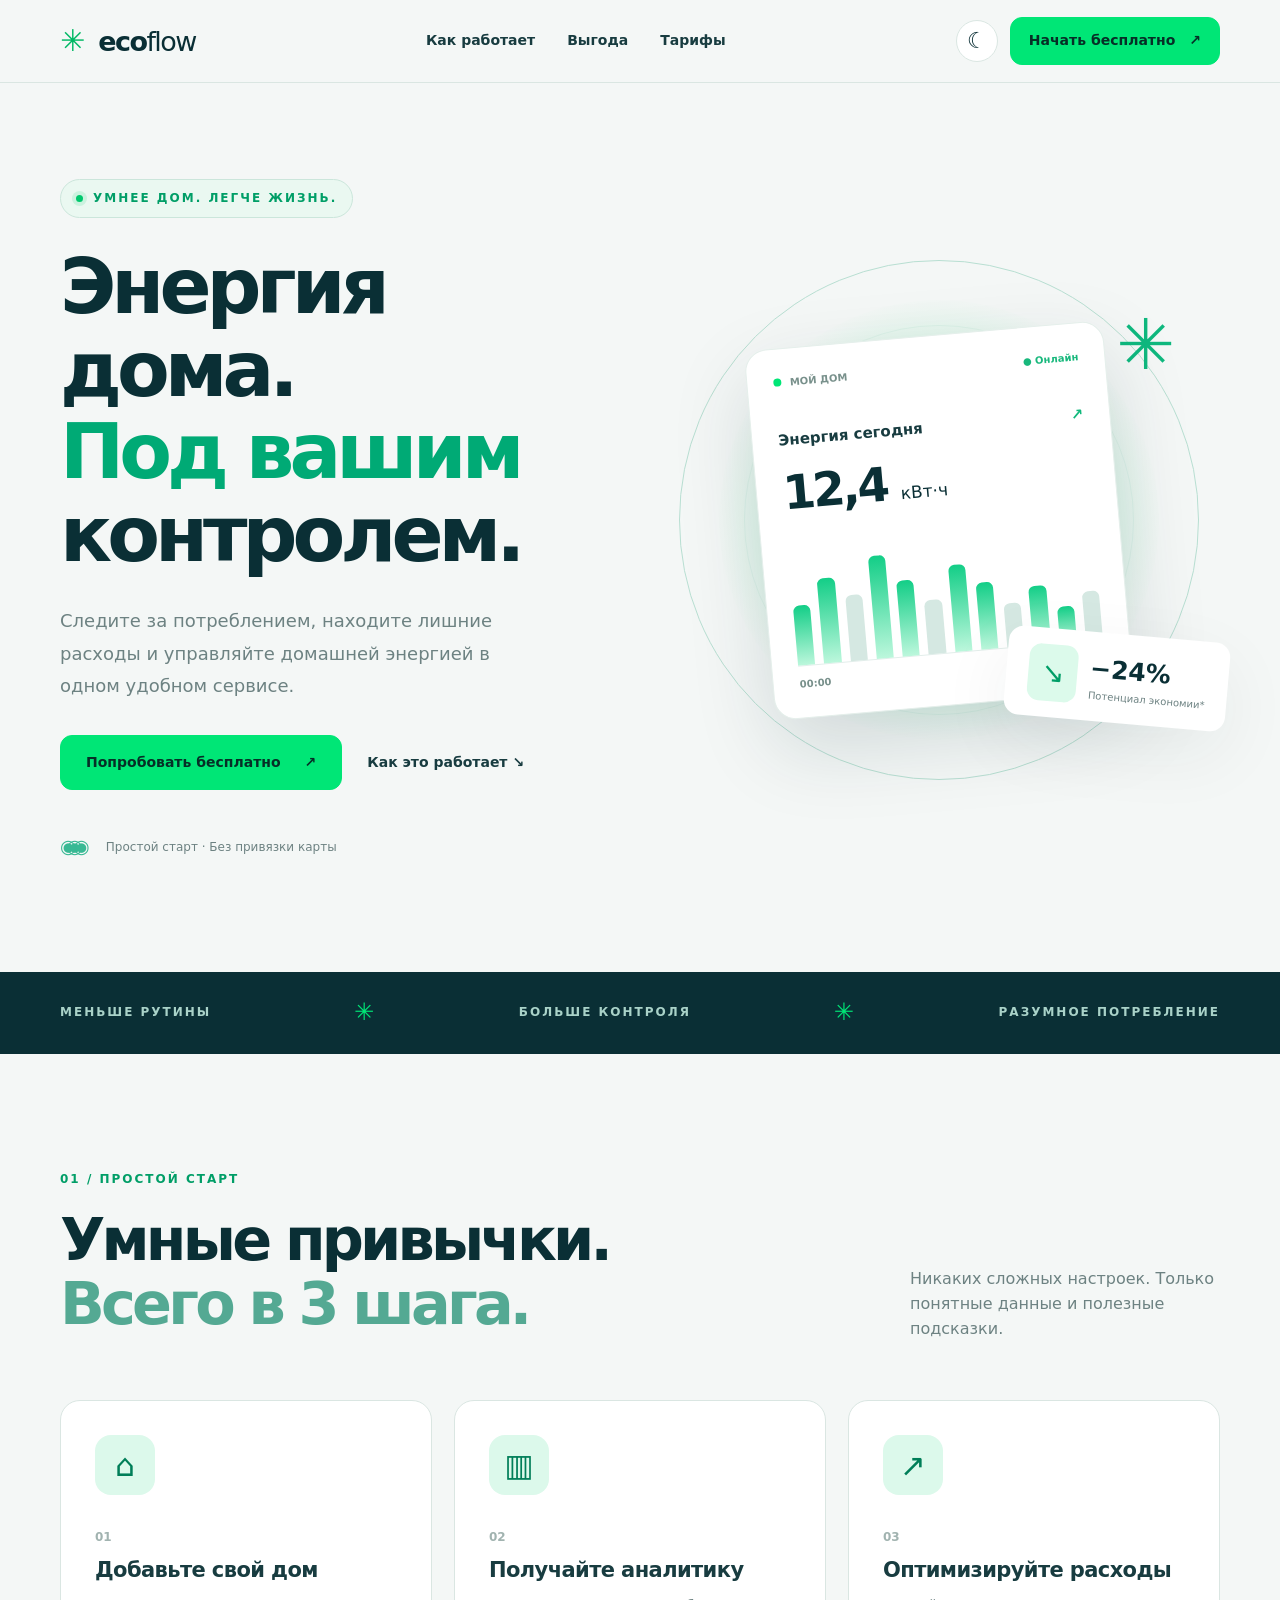
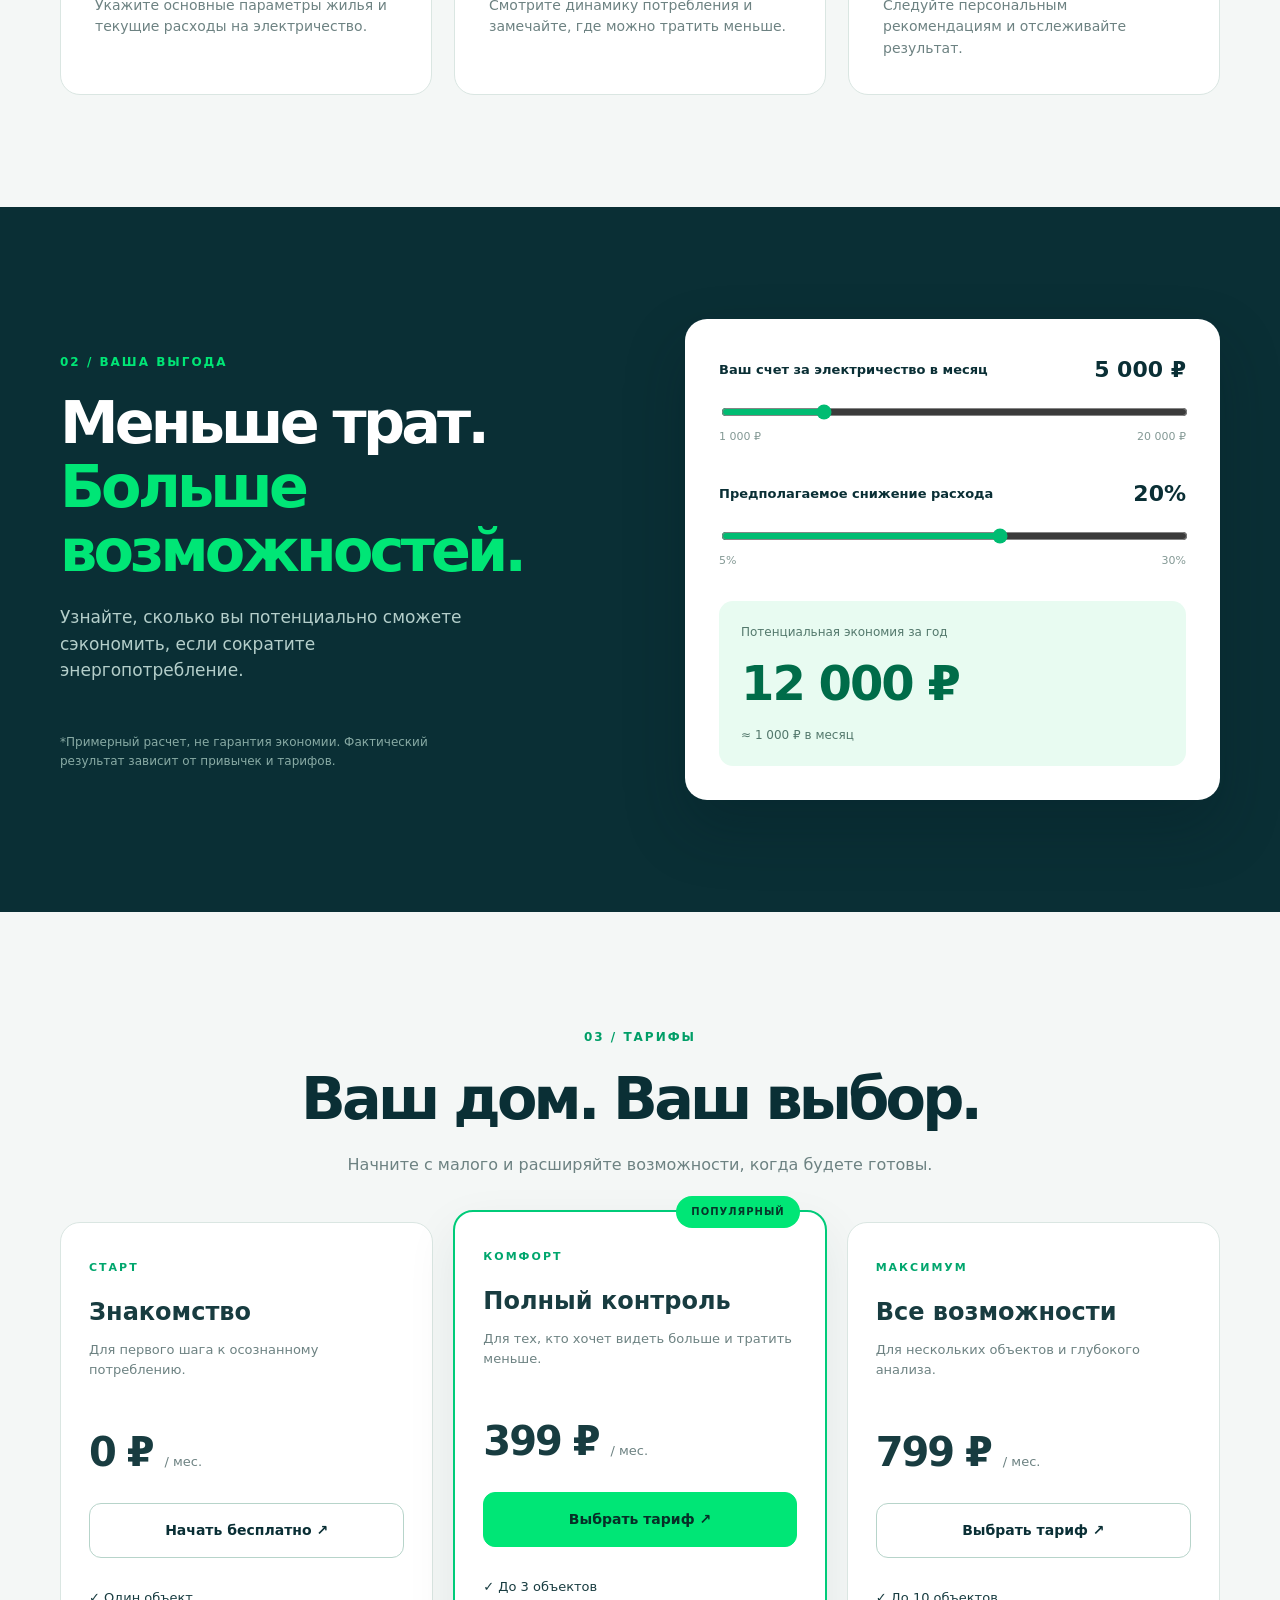
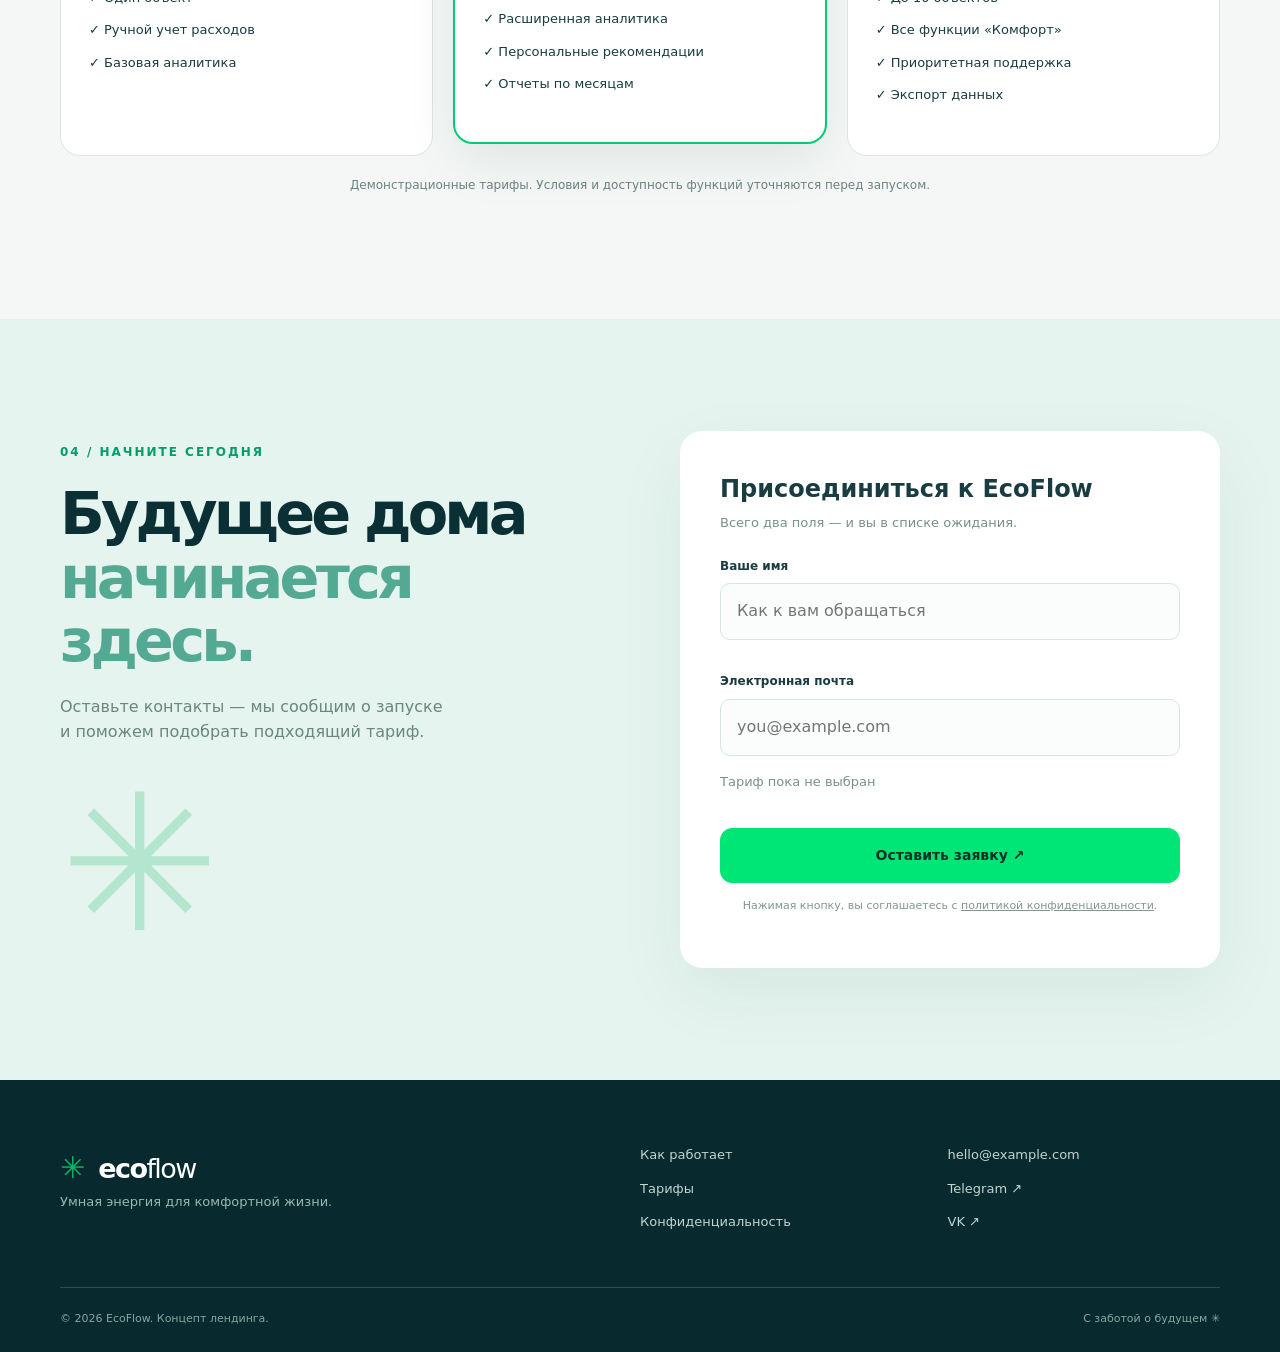
<file: index.html>
<!doctype html>
<html lang="ru">
  <head>
    <meta charset="UTF-8" />
    <meta name="viewport" content="width=device-width, initial-scale=1" />
    <meta
      name="description"
      content="EcoFlow — умное управление энергией дома. Контролируйте расход и планируйте экономию."
    />
    <title>EcoFlow — умный дом, разумная энергия</title>
    <link rel="stylesheet" href="styles.css" />
    <script src="script.js" defer></script>
  </head>
  <body>
    <header class="header" id="top">
      <div class="container nav">
        <a class="logo" href="#top" aria-label="EcoFlow — на главную"
          ><span class="logo-mark">✳</span> eco<span>flow</span></a
        >
        <button
          class="menu-toggle"
          type="button"
          aria-label="Открыть меню"
          aria-expanded="false"
          aria-controls="mobile-menu"
        >
          ☰
        </button>

        <nav class="menu" id="mobile-menu" aria-label="Основная навигация">
          <a href="#how">Как работает</a>
          <a href="#benefit">Выгода</a>
          <a href="#pricing">Тарифы</a>
        </nav>
        <div class="nav-actions">
          <button
            class="theme-toggle"
            type="button"
            aria-label="Переключить тему"
            aria-pressed="false"
          >
            ☾</button
          ><a class="btn btn-small" href="#contact" data-plan="Старт"
            >Начать бесплатно <span aria-hidden="true">↗</span></a
          >
        </div>
      </div>
    </header>
    <main>
      <section class="hero section">
        <div class="container hero-grid">
          <div class="hero-copy">
            <div class="eyebrow">
              <span class="pulse"></span> УМНЕЕ ДОМ. ЛЕГЧЕ ЖИЗНЬ.
            </div>
            <h1>Энергия дома.<br /><em>Под вашим</em><br />контролем.</h1>
            <p class="lead">
              Следите за потреблением, находите лишние расходы и управляйте
              домашней энергией в одном удобном сервисе.
            </p>
            <div class="hero-buttons">
              <a href="#contact" class="btn" data-plan="Старт"
                >Попробовать бесплатно <span aria-hidden="true">↗</span></a
              ><a href="#how" class="text-link"
                >Как это работает <span aria-hidden="true">↘</span></a
              >
            </div>
            <div class="hero-note">
              <span class="avatars" aria-hidden="true">◉ ◉ ◉</span
              ><span>Простой старт · Без привязки карты</span>
            </div>
          </div>
          <div
            class="hero-visual"
            aria-label="Иллюстрация панели управления энергией"
          >
            <div class="orbit orbit-one"></div>
            <div class="orbit orbit-two"></div>
            <div class="visual-glow"></div>
            <div class="dashboard">
              <div class="dash-head">
                <span><span class="dash-dot"></span> МОЙ ДОМ</span
                ><span>● Онлайн</span>
              </div>
              <div class="dash-title">Энергия сегодня <span>↗</span></div>
              <div class="dash-value">12,4 <small>кВт·ч</small></div>
              <div class="chart" aria-hidden="true">
                <span style="--h: 48%"></span><span style="--h: 68%"></span
                ><span style="--h: 53%"></span><span style="--h: 83%"></span
                ><span style="--h: 61%"></span><span style="--h: 43%"></span
                ><span style="--h: 70%"></span><span style="--h: 54%"></span
                ><span style="--h: 35%"></span><span style="--h: 47%"></span
                ><span style="--h: 29%"></span><span style="--h: 39%"></span>
              </div>
              <div class="dash-bottom">
                <span>00:00</span><span>Сейчас</span>
              </div>
            </div>
            <div class="floating-card">
              <div class="float-icon">↘</div>
              <div><strong>−24%</strong><small>Потенциал экономии*</small></div>
            </div>
            <div class="leaf-decoration" aria-hidden="true">✳</div>
          </div>
        </div>
      </section>
      <section class="trust-strip">
        <div class="container trust-inner">
          <span>МЕНЬШЕ РУТИНЫ</span><span>✳</span><span>БОЛЬШЕ КОНТРОЛЯ</span
          ><span>✳</span><span>РАЗУМНОЕ ПОТРЕБЛЕНИЕ</span>
        </div>
      </section>
      <section class="section how" id="how">
        <div class="container">
          <div class="section-heading">
            <div>
              <span class="kicker">01 / ПРОСТОЙ СТАРТ</span>
              <h2>Умные привычки.<br /><span>Всего в 3 шага.</span></h2>
            </div>
            <p>
              Никаких сложных настроек. Только понятные данные и полезные
              подсказки.
            </p>
          </div>
          <div class="steps">
            <article class="step">
              <div class="step-icon">⌂</div>
              <span class="step-number">01</span>
              <h3>Добавьте свой дом</h3>
              <p>
                Укажите основные параметры жилья и текущие расходы на
                электричество.
              </p>
            </article>
            <article class="step">
              <div class="step-icon">▥</div>
              <span class="step-number">02</span>
              <h3>Получайте аналитику</h3>
              <p>
                Смотрите динамику потребления и замечайте, где можно тратить
                меньше.
              </p>
            </article>
            <article class="step">
              <div class="step-icon">↗</div>
              <span class="step-number">03</span>
              <h3>Оптимизируйте расходы</h3>
              <p>
                Следуйте персональным рекомендациям и отслеживайте результат.
              </p>
            </article>
          </div>
        </div>
      </section>
      <section class="section calculator-section" id="benefit">
        <div class="container calculator-grid">
          <div>
            <span class="kicker kicker-light">02 / ВАША ВЫГОДА</span>
            <h2>Меньше трат.<br /><span>Больше возможностей.</span></h2>
            <p>
              Узнайте, сколько вы потенциально сможете сэкономить, если
              сократите энергопотребление.
            </p>
            <div class="calc-disclaimer">
              *Примерный расчет, не гарантия экономии. Фактический результат
              зависит от привычек и тарифов.
            </div>
          </div>
          <div class="calc-card">
            <div class="calc-top">
              <label for="bill">Ваш счет за электричество в месяц</label
              ><output id="bill-output" for="bill">5 000 ₽</output>
            </div>
            <input
              id="bill"
              type="range"
              min="1000"
              max="20000"
              step="500"
              value="5000"
            />
            <div class="range-labels">
              <span>1 000 ₽</span><span>20 000 ₽</span>
            </div>
            <div class="calc-top calc-second">
              <label for="saving">Предполагаемое снижение расхода</label
              ><output id="saving-output" for="saving">20%</output>
            </div>
            <input
              id="saving"
              type="range"
              min="5"
              max="30"
              step="5"
              value="20"
            />
            <div class="range-labels"><span>5%</span><span>30%</span></div>
            <div class="calc-result">
              <span>Потенциальная экономия за год</span
              ><strong id="yearly-saving" aria-live="polite">12 000 ₽</strong
              ><small>≈ <span id="monthly-saving">1 000 ₽</span> в месяц</small>
            </div>
          </div>
        </div>
      </section>
      <section class="section pricing" id="pricing">
        <div class="container">
          <div class="center-heading">
            <span class="kicker">03 / ТАРИФЫ</span>
            <h2>Ваш дом. Ваш выбор.</h2>
            <p>
              Начните с малого и расширяйте возможности, когда будете готовы.
            </p>
          </div>
          <div class="pricing-grid">
            <article class="price-card">
              <div class="plan-name">СТАРТ</div>
              <h3>Знакомство</h3>
              <p>Для первого шага к осознанному потреблению.</p>
              <div class="price">0 ₽ <small>/ мес.</small></div>
              <a href="#contact" class="btn btn-outline" data-plan="Старт"
                >Начать бесплатно ↗</a
              >
              <ul>
                <li>✓ Один объект</li>
                <li>✓ Ручной учет расходов</li>
                <li>✓ Базовая аналитика</li>
              </ul>
            </article>
            <article class="price-card featured">
              <div class="popular">ПОПУЛЯРНЫЙ</div>
              <div class="plan-name">КОМФОРТ</div>
              <h3>Полный контроль</h3>
              <p>Для тех, кто хочет видеть больше и тратить меньше.</p>
              <div class="price">399 ₽ <small>/ мес.</small></div>
              <a href="#contact" class="btn" data-plan="Комфорт"
                >Выбрать тариф ↗</a
              >
              <ul>
                <li>✓ До 3 объектов</li>
                <li>✓ Расширенная аналитика</li>
                <li>✓ Персональные рекомендации</li>
                <li>✓ Отчеты по месяцам</li>
              </ul>
            </article>
            <article class="price-card">
              <div class="plan-name">МАКСИМУМ</div>
              <h3>Все возможности</h3>
              <p>Для нескольких объектов и глубокого анализа.</p>
              <div class="price">799 ₽ <small>/ мес.</small></div>
              <a href="#contact" class="btn btn-outline" data-plan="Максимум"
                >Выбрать тариф ↗</a
              >
              <ul>
                <li>✓ До 10 объектов</li>
                <li>✓ Все функции «Комфорт»</li>
                <li>✓ Приоритетная поддержка</li>
                <li>✓ Экспорт данных</li>
              </ul>
            </article>
          </div>
          <p class="pricing-note">
            Демонстрационные тарифы. Условия и доступность функций уточняются
            перед запуском.
          </p>
        </div>
      </section>
      <section class="section contact-section" id="contact">
        <div class="container contact-grid">
          <div>
            <span class="kicker">04 / НАЧНИТЕ СЕГОДНЯ</span>
            <h2>Будущее дома<br /><span>начинается здесь.</span></h2>
            <p>
              Оставьте контакты — мы сообщим о запуске и поможем подобрать
              подходящий тариф.
            </p>
            <div class="contact-decoration" aria-hidden="true">✳</div>
          </div>
          <form id="lead-form" class="contact-form" novalidate>
            <h3>Присоединиться к EcoFlow</h3>
            <p>Всего два поля — и вы в списке ожидания.</p>
            <label for="name">Ваше имя</label
            ><input
              id="name"
              name="name"
              type="text"
              autocomplete="name"
              minlength="2"
              maxlength="80"
              placeholder="Как к вам обращаться"
              required
            /><span class="field-error" id="name-error"></span
            ><label for="email">Электронная почта</label
            ><input
              id="email"
              name="email"
              type="email"
              autocomplete="email"
              placeholder="you@example.com"
              required
            /><span class="field-error" id="email-error"></span
            ><input
              type="hidden"
              name="plan"
              id="selected-plan"
              value="Не выбран"
            />
            <p id="plan-display" aria-live="polite">Тариф пока не выбран</p>
            <button class="btn submit-btn" type="submit">
              Оставить заявку ↗
            </button>
            <p class="privacy-note">
              Нажимая кнопку, вы соглашаетесь с
              <a href="privacy.html">политикой конфиденциальности</a>.
            </p>
            <div id="form-status" role="status" aria-live="polite"></div>
          </form>
        </div>
      </section>
    </main>
    <footer class="footer">
      <div class="container footer-main">
        <div>
          <a class="logo" href="#top"
            ><span class="logo-mark">✳</span> eco<span>flow</span></a
          >
          <p>Умная энергия для комфортной жизни.</p>
        </div>
        <div class="footer-links">
          <a href="#how">Как работает</a><a href="#pricing">Тарифы</a
          ><a href="privacy.html">Конфиденциальность</a>
        </div>
        <div class="footer-links">
          <a href="mailto:hello@example.com">hello@example.com</a
          ><a href="https://t.me/" target="_blank" rel="noopener noreferrer"
            >Telegram ↗</a
          ><a href="https://vk.com/" target="_blank" rel="noopener noreferrer"
            >VK ↗</a
          >
        </div>
      </div>
      <div class="container footer-bottom">
        <span>© <span id="year"></span> EcoFlow. Концепт лендинга.</span
        ><span>С заботой о будущем ✳</span>
      </div>
    </footer>
  </body>
</html>
</file>
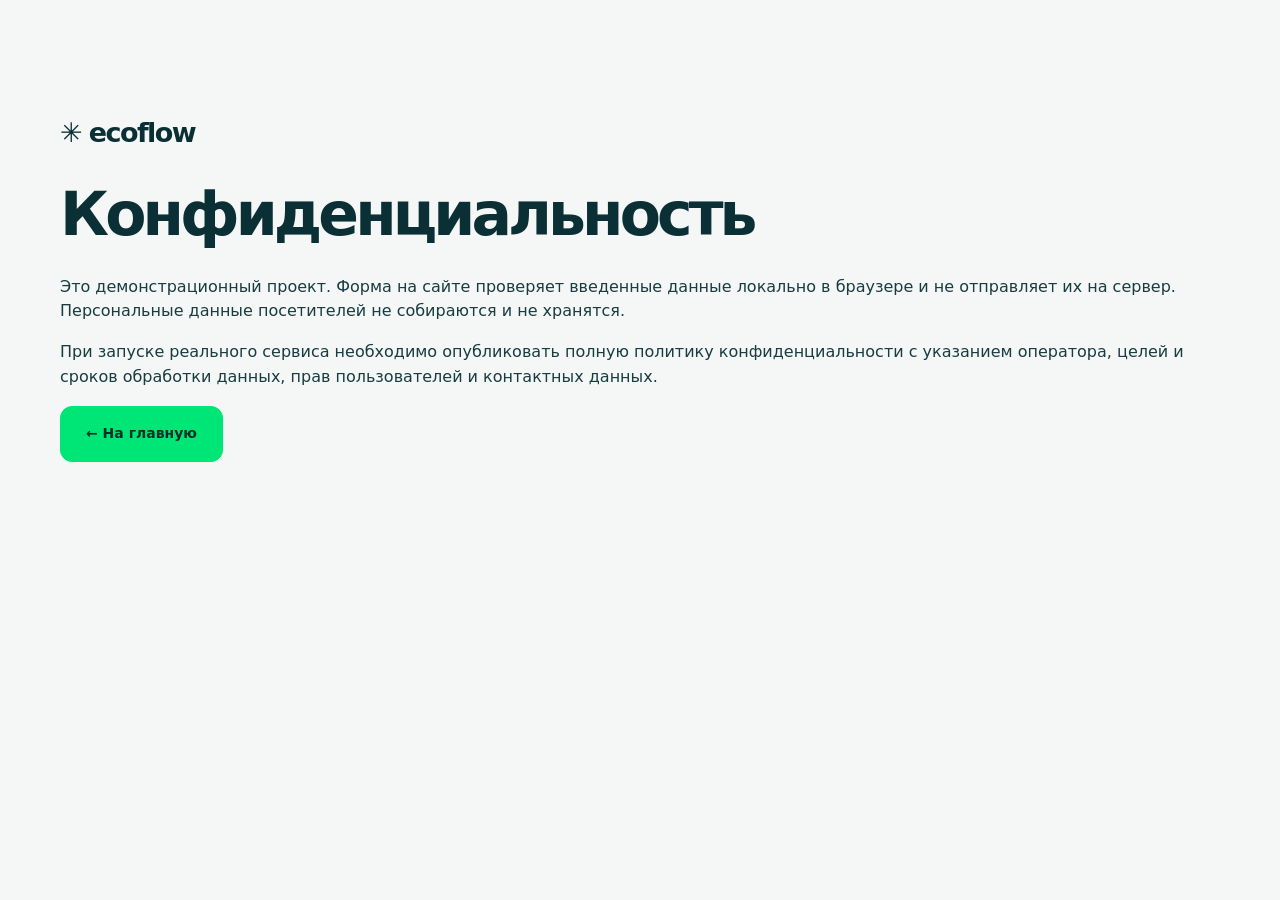
<file: privacy.html>
<!doctype html>
<html lang="ru">
  <head>
    <meta charset="UTF-8" />
    <meta name="viewport" content="width=device-width,initial-scale=1" />
    <title>Конфиденциальность — EcoFlow</title>
    <link rel="stylesheet" href="styles.css" />
  </head>
  <body>
    <main class="container section">
      <a class="logo" href="index.html">✳ ecoflow</a>
      <h1 style="font-size: clamp(36px, 6vw, 60px)">Конфиденциальность</h1>
      <p>
        Это демонстрационный проект. Форма на сайте проверяет введенные данные
        локально в браузере и не отправляет их на сервер. Персональные данные
        посетителей не собираются и не хранятся.
      </p>
      <p>
        При запуске реального сервиса необходимо опубликовать полную политику
        конфиденциальности с указанием оператора, целей и сроков обработки
        данных, прав пользователей и контактных данных.
      </p>
      <a class="btn" href="index.html">← На главную</a>
    </main>
  </body>
</html>
</file>
<file: styles.css>
/* EcoFlow: responsive design system */
:root {
  --dark: #0a2f35;
  --mint: #00e676;
  --bg: #f4f7f6;
  --white: #fff;
  --text: #183c40;
  --muted: #6d8282;
  --border: #dae6e2;
  --card: #fff;
  --shadow: 0 24px 70px #0a2f3510;
  color-scheme: light;
}
* {
  box-sizing: border-box;
}
html {
  scroll-behavior: smooth;
  scroll-padding-top: 88px;
}
body {
  margin: 0;
  font-family:
    Inter,
    ui-sans-serif,
    system-ui,
    -apple-system,
    "Segoe UI",
    sans-serif;
  color: var(--text);
  background: var(--bg);
  line-height: 1.55;
}
a {
  color: inherit;
  text-decoration: none;
}
button,
input {
  font: inherit;
}
button {
  cursor: pointer;
}
.container {
  width: min(1160px, calc(100% - 48px));
  margin: auto;
}
.section {
  padding: 112px 0;
}
.header {
  position: sticky;
  top: 0;
  z-index: 20;
  background: color-mix(in srgb, var(--bg) 93%, transparent);
  backdrop-filter: blur(16px);
  border-bottom: 1px solid var(--border);
}
.nav {
  height: 82px;
  display: flex;
  align-items: center;
  justify-content: space-between;
  gap: 24px;
}
.logo {
  font-size: 27px;
  letter-spacing: -1.6px;
  font-weight: 850;
  color: var(--dark);
  white-space: nowrap;
}
.logo span:last-child {
  font-weight: 400;
}
.logo-mark {
  color: #00b965;
  font-size: 30px;
  margin-right: 7px;
}
.menu,
.nav-actions {
  display: flex;
  align-items: center;
  gap: 32px;
}
.menu a {
  font-size: 14px;
  font-weight: 600;
}
.menu a:hover,
.text-link:hover {
  color: #009f58;
}
.nav-actions {
  gap: 12px;
}
.theme-toggle {
  border: 1px solid var(--border);
  border-radius: 50%;
  background: var(--card);
  color: var(--dark);
  width: 42px;
  height: 42px;
  font-size: 22px;
}
.btn {
  display: inline-flex;
  align-items: center;
  justify-content: center;
  gap: 24px;
  background: var(--mint);
  color: #062f27;
  border: 1px solid var(--mint);
  border-radius: 12px;
  padding: 16px 25px;
  font-weight: 800;
  font-size: 14px;
  transition:
    transform 0.2s,
    box-shadow 0.2s;
}
.btn:hover {
  transform: translateY(-3px);
  box-shadow: 0 12px 24px #00e67635;
}
.btn-small {
  padding: 12px 18px;
  gap: 14px;
}
.hero {
  padding: 96px 0 110px;
  overflow: hidden;
}
.hero-grid {
  display: grid;
  grid-template-columns: 1fr 1fr;
  gap: 35px;
  align-items: center;
}
.eyebrow,
.kicker {
  font-size: 12px;
  font-weight: 850;
  letter-spacing: 2px;
  color: #009e67;
}
.eyebrow {
  display: inline-flex;
  align-items: center;
  gap: 10px;
  border: 1px solid #cbe6db;
  padding: 9px 15px;
  border-radius: 100px;
  background: #eaf8f1;
}
.pulse {
  width: 7px;
  height: 7px;
  border-radius: 50%;
  background: #00c86d;
  box-shadow: 0 0 0 4px #00c86d22;
}
h1,
h2,
h3,
p {
  margin-top: 0;
}
h1,
h2 {
  letter-spacing: -0.065em;
  line-height: 1.08;
  color: var(--dark);
}
h1 {
  font-size: clamp(55px, 6vw, 88px);
  margin: 28px 0;
}
h1 em {
  font-style: normal;
  color: #00aa75;
}
h2 {
  font-size: clamp(39px, 4.6vw, 60px);
  margin: 18px 0 22px;
}
h2 span {
  color: #54a993;
}
.lead {
  font-size: 18px;
  max-width: 470px;
  color: var(--muted);
  line-height: 1.8;
}
.hero-buttons {
  display: flex;
  gap: 25px;
  align-items: center;
  margin-top: 32px;
}
.text-link {
  font-size: 14px;
  font-weight: 800;
}
.hero-note {
  display: flex;
  gap: 14px;
  align-items: center;
  margin-top: 42px;
  color: var(--muted);
  font-size: 12px;
}
.avatars {
  font-size: 19px;
  letter-spacing: -8px;
  padding-right: 10px;
  color: #39b994;
}
.hero-visual {
  min-height: 490px;
  position: relative;
  display: grid;
  place-items: center;
}
.visual-glow {
  position: absolute;
  width: 440px;
  height: 440px;
  border-radius: 50%;
  background: radial-gradient(circle, #c2f4df 0, #e5f6ed 60%, transparent 72%);
}
.orbit {
  position: absolute;
  border: 1px solid #b8dfd2;
  border-radius: 50%;
  width: 520px;
  height: 520px;
}
.orbit-two {
  width: 390px;
  height: 390px;
}
.dashboard {
  position: relative;
  z-index: 2;
  width: min(360px, 86%);
  padding: 26px;
  background: #fff;
  border: 1px solid #e5efeb;
  border-radius: 22px;
  box-shadow: 0 30px 80px #0a2f3526;
  transform: rotate(-5deg);
}
.dash-head,
.dash-bottom {
  display: flex;
  justify-content: space-between;
  font-size: 10px;
  color: #78908b;
  font-weight: 700;
}
.dash-head span:last-child {
  color: #18b87c;
}
.dash-dot {
  display: inline-block;
  width: 8px;
  height: 8px;
  background: #00e676;
  border-radius: 50%;
  margin-right: 5px;
}
.dash-title {
  margin-top: 38px;
  font-weight: 750;
  font-size: 15px;
  display: flex;
  justify-content: space-between;
}
.dash-title span {
  color: #11b97c;
}
.dash-value {
  font-size: 47px;
  font-weight: 850;
  letter-spacing: -3px;
  color: var(--dark);
  margin: 5px 0 12px;
}
.dash-value small {
  font-size: 17px;
  letter-spacing: 0;
  font-weight: 500;
}
.chart {
  height: 125px;
  display: flex;
  align-items: end;
  gap: 9px;
  border-bottom: 1px solid #e3eeeb;
}
.chart span {
  flex: 1;
  height: var(--h);
  background: linear-gradient(0deg, #bcf7dc, #13ce87);
  border-radius: 6px 6px 0 0;
}
.chart span:nth-child(3n) {
  background: #d5e8e2;
}
.dash-bottom {
  margin-top: 10px;
}
.floating-card {
  position: absolute;
  z-index: 3;
  right: -8px;
  bottom: 42px;
  background: #fff;
  display: flex;
  align-items: center;
  gap: 12px;
  padding: 16px 22px;
  border-radius: 15px;
  box-shadow: var(--shadow);
  transform: rotate(5deg);
}
.float-icon {
  background: #dcfaeb;
  border-radius: 12px;
  padding: 7px 13px;
  font-size: 28px;
  color: #009e67;
}
.floating-card strong {
  display: block;
  font-size: 25px;
  color: var(--dark);
}
.floating-card small {
  display: block;
  font-size: 10px;
  color: var(--muted);
}
.leaf-decoration {
  position: absolute;
  top: 16px;
  right: 45px;
  font-size: 70px;
  color: #0fb87e;
}
.trust-strip {
  background: var(--dark);
  color: #a9d2c8;
}
.trust-inner {
  min-height: 82px;
  display: flex;
  justify-content: space-between;
  align-items: center;
  gap: 16px;
  font-size: 12px;
  font-weight: 800;
  letter-spacing: 2px;
}
.trust-inner span:nth-child(even) {
  color: var(--mint);
  font-size: 24px;
}
.section-heading {
  display: flex;
  justify-content: space-between;
  align-items: end;
  gap: 35px;
  margin-bottom: 42px;
}
.section-heading > p {
  max-width: 310px;
  color: var(--muted);
}
.steps {
  display: grid;
  grid-template-columns: repeat(3, 1fr);
  gap: 22px;
}
.step {
  padding: 34px;
  border: 1px solid var(--border);
  border-radius: 20px;
  background: var(--card);
}
.step-icon {
  display: grid;
  place-items: center;
  width: 60px;
  height: 60px;
  background: #dcf9eb;
  color: #007e58;
  border-radius: 16px;
  font-size: 31px;
}
.step-number {
  display: block;
  color: #a1b3b0;
  font-size: 12px;
  font-weight: 800;
  margin-top: 33px;
}
.step h3 {
  font-size: 21px;
  letter-spacing: -0.6px;
  margin: 8px 0;
}
.step p {
  color: var(--muted);
  font-size: 14px;
  margin: 0;
}
.calculator-section {
  background: var(--dark);
  color: #fff;
}
.calculator-grid {
  display: grid;
  grid-template-columns: 1fr 1fr;
  gap: 90px;
  align-items: center;
}
.calculator-section h2 {
  color: white;
}
.calculator-section h2 span {
  color: var(--mint);
}
.calculator-section p {
  color: #b4ceca;
  max-width: 420px;
  font-size: 17px;
}
.kicker-light {
  color: var(--mint);
}
.calc-disclaimer {
  margin-top: 50px;
  color: #89aba5;
  font-size: 12px;
  max-width: 390px;
}
.calc-card {
  background: #fff;
  color: var(--dark);
  border-radius: 22px;
  padding: 34px;
  box-shadow: 0 28px 60px #001b2045;
}
.calc-top {
  display: flex;
  justify-content: space-between;
  align-items: center;
  gap: 12px;
  margin-bottom: 15px;
}
.calc-top label {
  font-size: 13px;
  font-weight: 700;
}
.calc-top output {
  font-size: 22px;
  font-weight: 850;
  white-space: nowrap;
}
.calc-card input[type="range"] {
  width: 100%;
  accent-color: #00bc72;
  cursor: pointer;
}
.range-labels {
  display: flex;
  justify-content: space-between;
  color: #849995;
  font-size: 11px;
}
.calc-second {
  margin-top: 32px;
}
.calc-result {
  background: #e8fbf1;
  border-radius: 14px;
  padding: 22px;
  margin-top: 32px;
}
.calc-result > span,
.calc-result small {
  display: block;
  color: #53786c;
  font-size: 12px;
}
.calc-result strong {
  display: block;
  color: #006c49;
  font-size: clamp(34px, 4vw, 48px);
  letter-spacing: -2px;
  margin: 5px 0;
}
.center-heading {
  text-align: center;
  margin-bottom: 45px;
}
.center-heading p {
  color: var(--muted);
}
.pricing-grid {
  display: grid;
  grid-template-columns: repeat(3, 1fr);
  gap: 20px;
  align-items: stretch;
}
.price-card {
  position: relative;
  background: var(--card);
  padding: 36px 28px;
  border-radius: 20px;
  border: 1px solid var(--border);
}
.plan-name {
  font-size: 11px;
  font-weight: 850;
  letter-spacing: 2px;
  color: #00a66d;
}
.price-card h3 {
  font-size: 24px;
  margin: 18px 0 8px;
}
.price-card > p {
  color: var(--muted);
  font-size: 13px;
  min-height: 61px;
}
.price {
  font-size: 40px;
  font-weight: 850;
  letter-spacing: -2px;
  margin: 20px 0;
}
.price small {
  font-size: 13px;
  font-weight: 500;
  letter-spacing: 0;
  color: var(--muted);
}
.price-card .btn {
  width: 100%;
}
.btn-outline {
  background: transparent;
  border-color: #b7d4ca;
  color: var(--dark);
}
.price-card ul {
  padding: 0;
  list-style: none;
  margin: 30px 0 0;
}
.price-card li {
  margin: 12px 0;
  font-size: 13px;
}
.featured {
  border: 2px solid #00cb79;
  box-shadow: 0 20px 50px #0a2f3514;
  transform: translateY(-12px);
}
.popular {
  position: absolute;
  top: -16px;
  right: 25px;
  background: var(--mint);
  padding: 8px 15px;
  border-radius: 20px;
  font-size: 10px;
  font-weight: 900;
  letter-spacing: 1px;
  color: #06372a;
}
.pricing-note {
  text-align: center;
  color: var(--muted);
  font-size: 12px;
  margin-top: 20px;
}
.contact-section {
  background: #e5f4ee;
  overflow: hidden;
}
.contact-grid {
  display: grid;
  grid-template-columns: 1fr 1fr;
  gap: 80px;
  align-items: center;
}
.contact-grid > div > p {
  max-width: 390px;
  color: #68877e;
}
.contact-decoration {
  font-size: 190px;
  color: #b4e5cf;
  line-height: 1;
  margin-top: 25px;
}
.contact-form {
  background: #fff;
  border-radius: 22px;
  padding: 40px;
  box-shadow: var(--shadow);
}
.contact-form h3 {
  font-size: 24px;
  margin-bottom: 5px;
}
.contact-form > p {
  color: #77918a;
  font-size: 13px;
  margin-bottom: 24px;
}
.contact-form label {
  display: block;
  font-size: 12px;
  font-weight: 800;
  margin: 16px 0 8px;
}
.contact-form input:not([type="hidden"]) {
  width: 100%;
  padding: 15px 16px;
  border: 1px solid #d7e5df;
  border-radius: 10px;
  outline: none;
  background: #fafdfb;
  color: #0a2f35;
}
.contact-form input:focus {
  border-color: #00b972;
  box-shadow: 0 0 0 3px #00e67625;
}
.field-error {
  display: block;
  min-height: 16px;
  color: #b42318;
  font-size: 11px;
}
.submit-btn {
  width: 100%;
  margin-top: 12px;
}
.contact-form .privacy-note {
  font-size: 11px;
  text-align: center;
  margin: 14px 0;
  color: #81968f;
}
.privacy-note a {
  text-decoration: underline;
}
#form-status {
  font-size: 13px;
  font-weight: 700;
  text-align: center;
}
#form-status:not(:empty) {
  margin-top: 14px;
}
.footer {
  background: #08292e;
  color: #c2d5d0;
  padding: 65px 0 25px;
}
.footer .logo {
  color: #fff;
}
.footer-main {
  display: grid;
  grid-template-columns: 2fr 1fr 1fr;
  gap: 35px;
}
.footer-main p {
  font-size: 13px;
  color: #9bb8b0;
}
.footer-links {
  display: flex;
  flex-direction: column;
  gap: 13px;
  font-size: 13px;
}
.footer-links a:hover {
  color: var(--mint);
}
.footer-bottom {
  border-top: 1px solid #285057;
  margin-top: 55px;
  padding-top: 22px;
  display: flex;
  justify-content: space-between;
  color: #86a7a0;
  font-size: 11px;
}
/* Dark mode retains the mint/teal visual language. */
body.dark {
  --bg: #09282e;
  --card: #123a40;
  --text: #e7f5ef;
  --muted: #a2bcb5;
  --border: #31545a;
  --dark: #eafbf3;
  --shadow: 0 24px 70px #001b2040;
  color-scheme: dark;
}
body.dark .hero-visual .dashboard,
body.dark .floating-card,
body.dark .calc-card,
body.dark .contact-form {
  background: #173f43;
  color: #e9fff5;
}
body.dark .dashboard .dash-value,
body.dark .floating-card strong,
body.dark .calc-card .calc-top,
body.dark .contact-form h3 {
  color: #e9fff5;
}
body.dark .contact-section {
  background: #0c3436;
}
body.dark .contact-form input:not([type="hidden"]) {
  background: #0d3035;
  color: white;
}
body.dark .calc-result {
  background: #215649;
}
body.dark .calc-result strong {
  color: #70ffbb;
}
body.dark .trust-strip,
body.dark .calculator-section {
  background: #041d21;
}
body.dark .price-card .btn-outline {
  color: #eafff6;
}
body.dark .hero-visual .visual-glow {
  opacity: 0.17;
}
body.dark .eyebrow {
  background: #124c43;
  border-color: #2a6a58;
}
body.dark .step-icon {
  background: #215649;
  color: #7dffbd;
}
@media (max-width: 950px) {
  .menu {
    gap: 14px;
  }
  .hero-grid,
  .calculator-grid,
  .contact-grid {
    gap: 35px;
  }
  .hero-visual {
    min-height: 410px;
  }
  .orbit {
    width: 410px;
    height: 410px;
  }
  .orbit-two {
    width: 300px;
    height: 300px;
  }
  .floating-card {
    right: 0;
  }
  .price-card {
    padding: 28px 20px;
  }
}
/* Кнопка мобильного меню */
.menu-toggle {
  display: none;
  background: transparent;
  border: none;
  color: var(--text);
  font-size: 28px;
  cursor: pointer;
}
@media (max-width: 720px) {
  .container {
    width: min(100% - 32px, 560px);
  }
  .section {
    padding: 75px 0;
  }
  .nav {
    height: 70px;
  }
  .menu {
    display: none;
    position: absolute;
    top: 100%;
    left: 0;
    right: 0;
    flex-direction: column;
    padding: 20px;
    background: var(--bg);
    z-index: 100;
  }

  .menu.is-open {
    display: flex;
  }

  .menu-toggle {
    display: block;
  }
  .btn-small {
    font-size: 12px;
    padding: 10px;
  }
  .hero {
    padding: 65px 0 70px;
  }
  .hero-grid,
  .calculator-grid,
  .contact-grid {
    grid-template-columns: 1fr;
  }
  .hero-visual {
    min-height: 430px;
  }
  .hero-copy h1 {
    font-size: clamp(50px, 11vw, 75px);
  }
  .hero-buttons {
    flex-wrap: wrap;
  }
  .trust-inner {
    flex-wrap: wrap;
    justify-content: center;
    padding: 20px 0;
    gap: 14px;
    text-align: center;
  }
  .trust-inner span {
    font-size: 10px;
  }
  .section-heading {
    display: block;
  }
  .steps,
  .pricing-grid {
    grid-template-columns: 1fr;
  }
  .featured {
    transform: none;
  }
  .calculator-grid {
    gap: 35px;
  }
  .calc-disclaimer {
    margin-top: 20px;
  }
  .contact-decoration {
    display: none;
  }
  .footer-main {
    grid-template-columns: 1fr 1fr;
  }
  .footer-main > div:first-child {
    grid-column: 1/-1;
  }
  .footer-bottom {
    gap: 15px;
    flex-wrap: wrap;
  }
}
@media (max-width: 390px) {
  .nav-actions {
    gap: 7px;
  }
  .logo {
    font-size: 22px;
  }
  .logo-mark {
    font-size: 24px;
  }
  .btn-small {
    padding: 9px;
    font-size: 11px;
  }
  .hero-visual {
    min-height: 360px;
  }
  .dashboard {
    padding: 18px;
  }
  .orbit {
    width: 340px;
    height: 340px;
  }
  .orbit-two {
    width: 260px;
    height: 260px;
  }
  .floating-card {
    bottom: 15px;
    padding: 10px;
  }
  .contact-form,
  .calc-card {
    padding: 24px;
  }
  .hero-buttons {
    gap: 15px;
  }
}
@media (prefers-reduced-motion: reduce) {
  html {
    scroll-behavior: auto;
  }
  *,
  *:before,
  *:after {
    transition: none !important;
    animation: none !important;
  }
}
</file>
